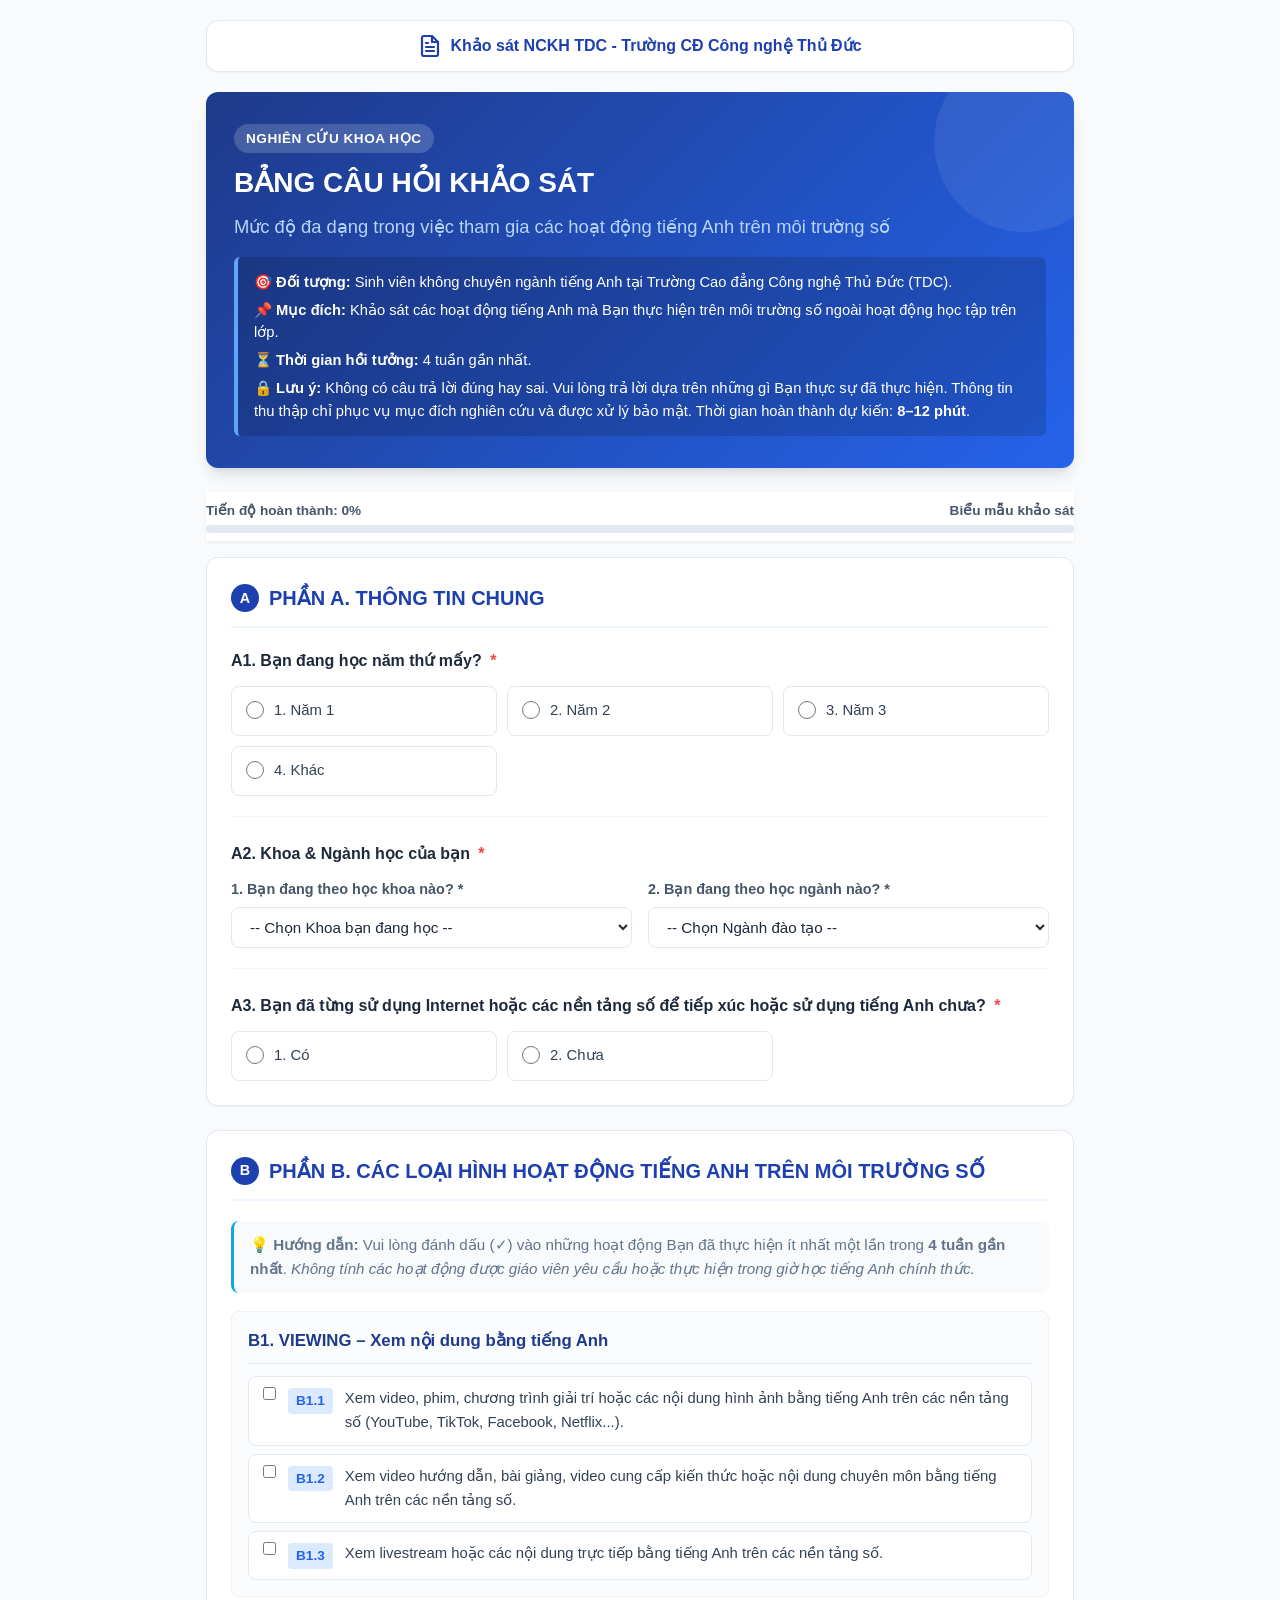
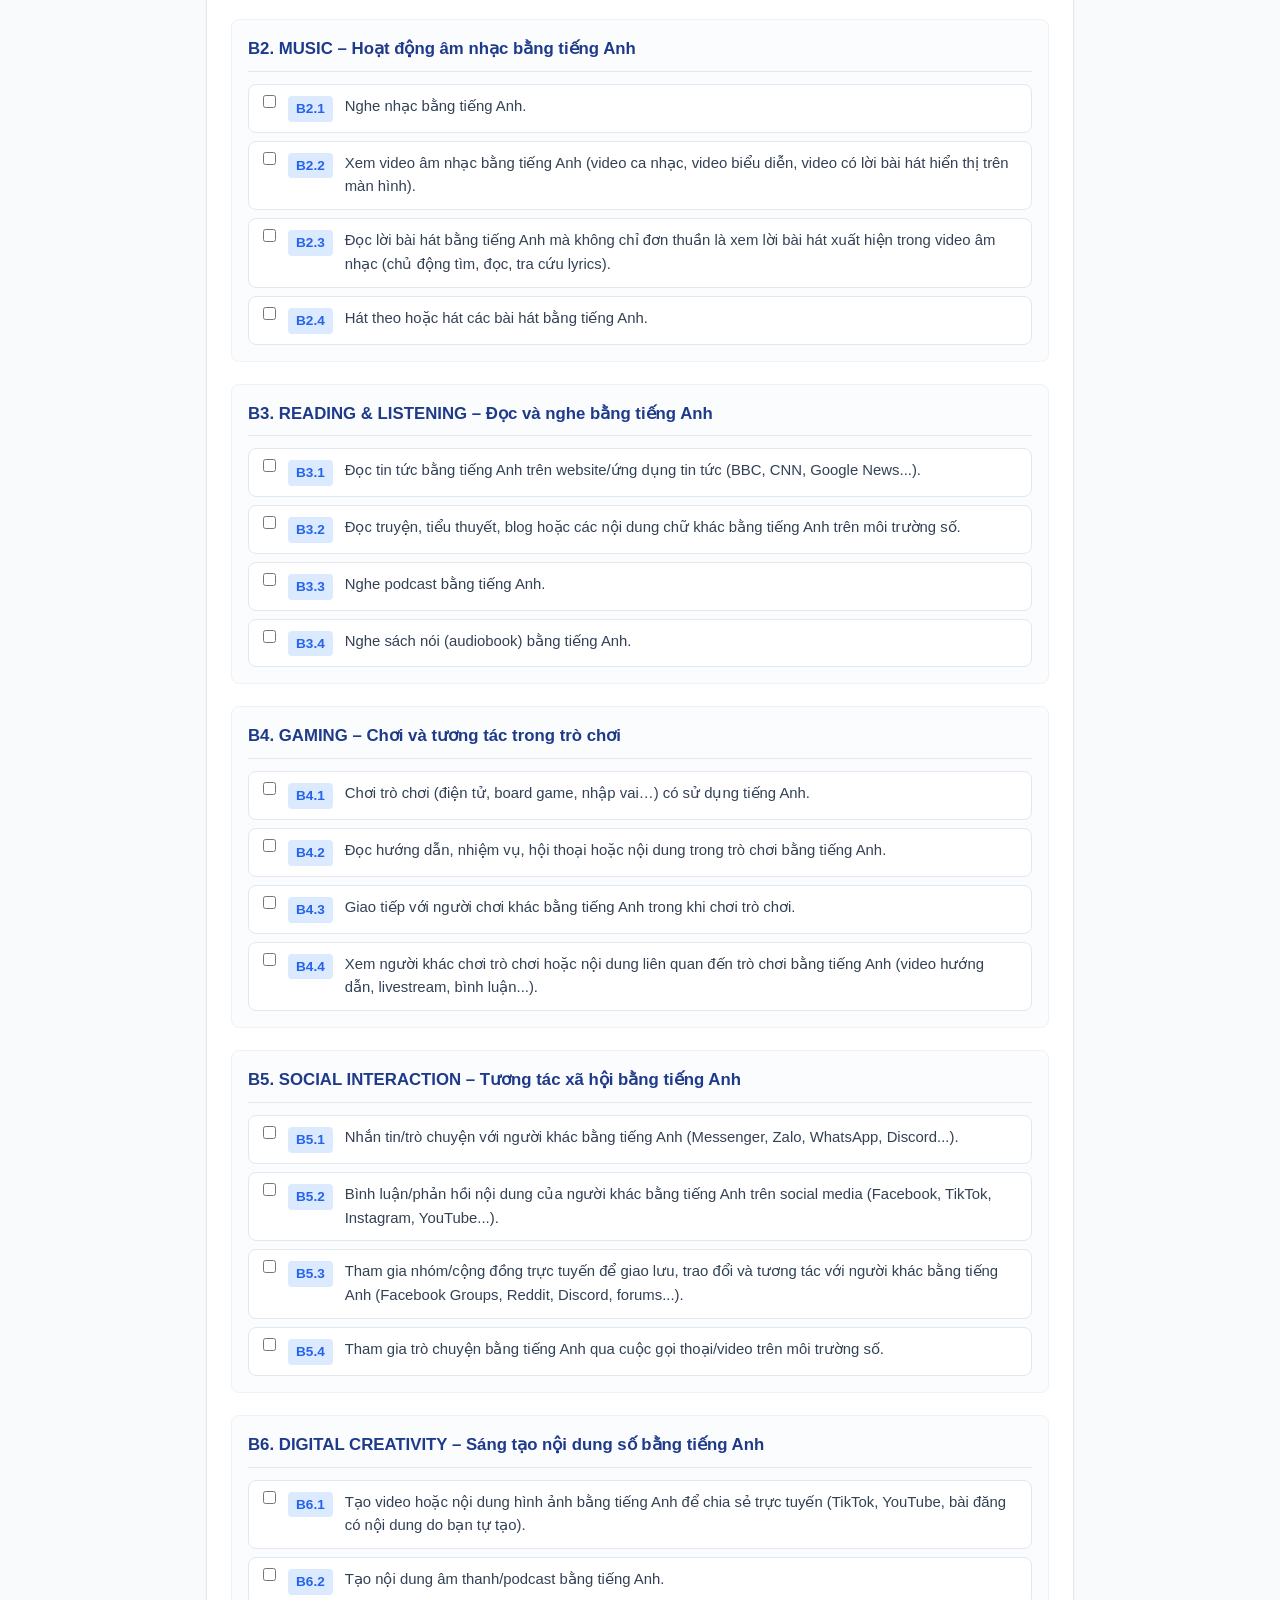
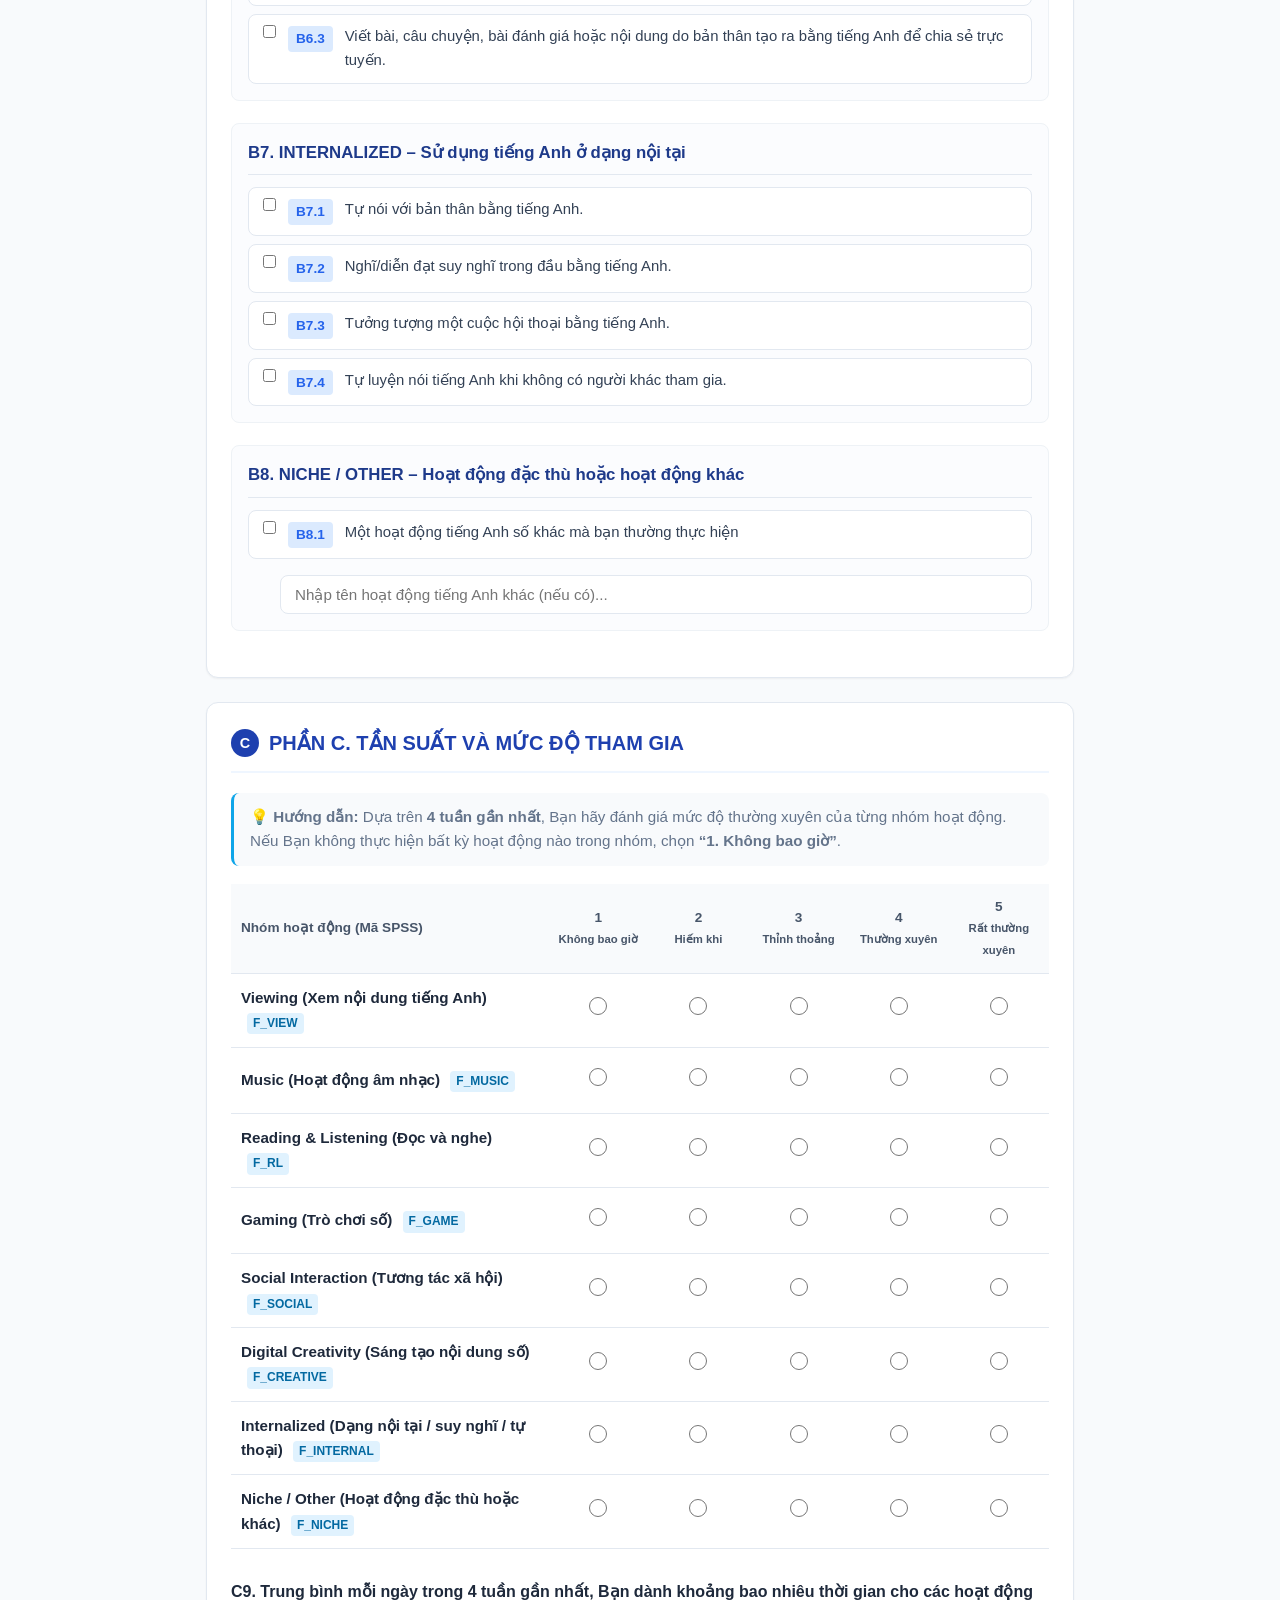
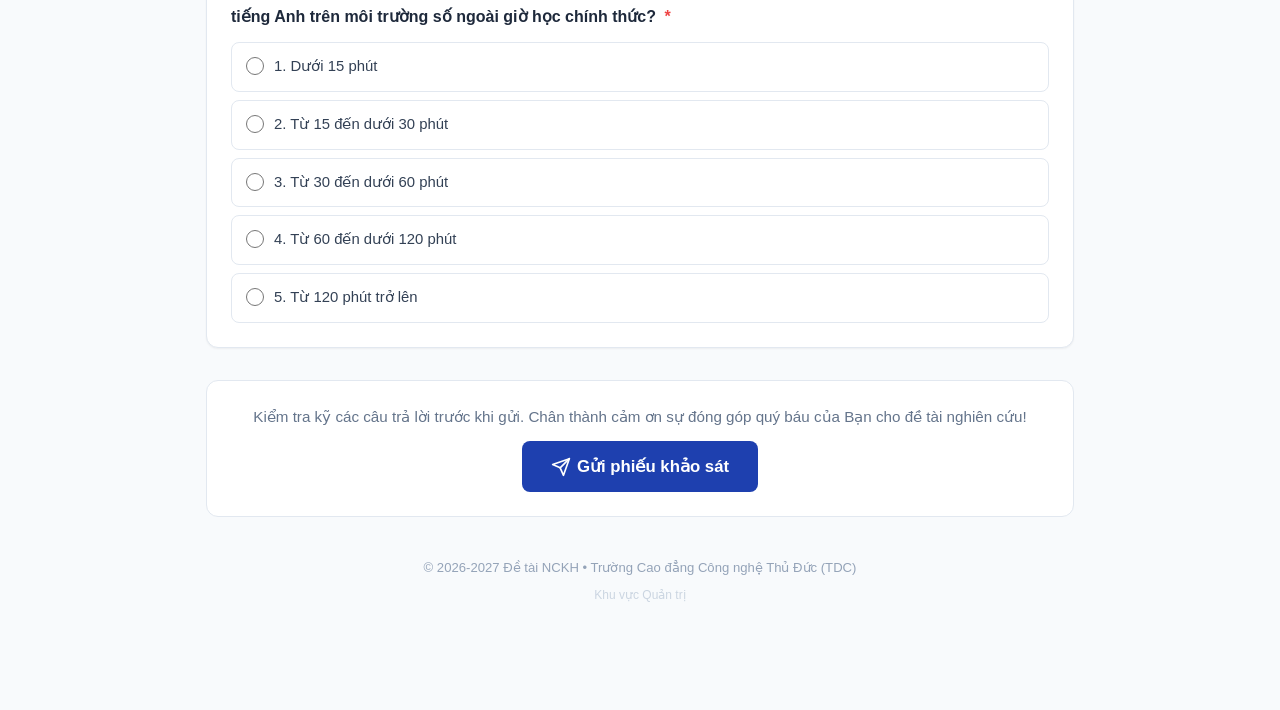
<file: index.html>
<!DOCTYPE html>
<html lang="vi">
<head>
  <meta charset="UTF-8">
  <meta name="viewport" content="width=device-width, initial-scale=1.0">
  <title>Khảo Sát Hoạt Động Tiếng Anh Trên Môi Trường Số - TDC</title>
  <link rel="stylesheet" href="style.css">
  <link rel="icon" href="data:image/svg+xml,<svg xmlns=%22http://www.w3.org/2000/svg%22 viewBox=%220 0 100 100%22><text y=%22.9em%22 font-size=%2290%22>📋</text></svg>">
</head>
<body>

  <div class="container">
    <!-- Top Nav -->
    <header class="top-nav" style="justify-content: center;">
      <div class="nav-brand" style="cursor: default;">
        <svg width="24" height="24" viewBox="0 0 24 24" fill="none" stroke="currentColor" stroke-width="2.2" stroke-linecap="round" stroke-linejoin="round">
          <path d="M14 2H6a2 2 0 0 0-2 2v16a2 2 0 0 0 2 2h12a2 2 0 0 0 2-2V8z"></path>
          <polyline points="14 2 14 8 20 8"></polyline>
          <line x1="16" y1="13" x2="8" y2="13"></line>
          <line x1="16" y1="17" x2="8" y2="17"></line>
          <polyline points="10 9 9 9 8 9"></polyline>
        </svg>
        <span>Khảo sát NCKH TDC - Trường CĐ Công nghệ Thủ Đức</span>
      </div>
    </header>

    <!-- Header Banner -->
    <div class="survey-header">
      <div class="survey-badge">Nghiên cứu khoa học</div>
      <h1>BẢNG CÂU HỎI KHẢO SÁT</h1>
      <h2>Mức độ đa dạng trong việc tham gia các hoạt động tiếng Anh trên môi trường số</h2>
      
      <div class="survey-meta-box">
        <p><strong>🎯 Đối tượng:</strong> Sinh viên không chuyên ngành tiếng Anh tại Trường Cao đẳng Công nghệ Thủ Đức (TDC).</p>
        <p><strong>📌 Mục đích:</strong> Khảo sát các hoạt động tiếng Anh mà Bạn thực hiện trên môi trường số ngoài hoạt động học tập trên lớp.</p>
        <p><strong>⏳ Thời gian hồi tưởng:</strong> 4 tuần gần nhất.</p>
        <p><strong>🔒 Lưu ý:</strong> Không có câu trả lời đúng hay sai. Vui lòng trả lời dựa trên những gì Bạn thực sự đã thực hiện. Thông tin thu thập chỉ phục vụ mục đích nghiên cứu và được xử lý bảo mật. Thời gian hoàn thành dự kiến: <strong>8–12 phút</strong>.</p>
      </div>
    </div>

    <!-- Progress Bar Sticky -->
    <div class="progress-container">
      <div style="display: flex; justify-content: space-between; font-size: 0.85rem; margin-bottom: 4px; font-weight: 600; color: #475569;">
        <span id="progressText">Tiến độ hoàn thành: 0%</span>
        <span>Biểu mẫu khảo sát</span>
      </div>
      <div class="progress-track">
        <div class="progress-fill" id="progressFill"></div>
      </div>
    </div>

    <!-- Form Container -->
    <div id="formContainer">
      <form id="surveyForm">

        <!-- ==================== PHẦN A ==================== -->
        <div class="form-section" id="sectionA">
          <div class="section-title">
            <span class="badge-num">A</span>
            <span>PHẦN A. THÔNG TIN CHUNG</span>
          </div>

          <!-- A1 -->
          <div class="question-group" id="questionA1">
            <label class="question-label">
              A1. Bạn đang học năm thứ mấy? <span class="required">*</span>
            </label>
            <div class="options-grid">
              <label class="option-card">
                <input type="radio" name="A1" value="1" data-label="Năm 1" required>
                <span class="option-text">1. Năm 1</span>
              </label>
              <label class="option-card">
                <input type="radio" name="A1" value="2" data-label="Năm 2">
                <span class="option-text">2. Năm 2</span>
              </label>
              <label class="option-card">
                <input type="radio" name="A1" value="3" data-label="Năm 3">
                <span class="option-text">3. Năm 3</span>
              </label>
              <label class="option-card">
                <input type="radio" name="A1" value="4" data-label="Khác">
                <span class="option-text">4. Khác</span>
              </label>
            </div>
          </div>

          <!-- A2 Khoa & Ngành -->
          <div class="question-group" id="questionA2">
            <label class="question-label">
              A2. Khoa & Ngành học của bạn <span class="required">*</span>
            </label>
            
            <div style="display: grid; grid-template-columns: repeat(auto-fit, minmax(280px, 1fr)); gap: 16px; margin-top: 10px;">
              <div>
                <label style="font-size: 0.9rem; font-weight: 600; color: #475569; display: block; margin-bottom: 6px;">
                  1. Bạn đang theo học khoa nào? <span class="required">*</span>
                </label>
                <select id="selectFaculty" class="select-input" required>
                  <option value="">-- Chọn Khoa bạn đang học --</option>
                </select>
              </div>

              <div>
                <label style="font-size: 0.9rem; font-weight: 600; color: #475569; display: block; margin-bottom: 6px;">
                  2. Bạn đang theo học ngành nào? <span class="required">*</span>
                </label>
                <select id="selectMajor" class="select-input" required>
                  <option value="">-- Chọn Ngành đào tạo --</option>
                </select>
              </div>
            </div>
          </div>

          <!-- A3 -->
          <div class="question-group" id="questionA3">
            <label class="question-label">
              A3. Bạn đã từng sử dụng Internet hoặc các nền tảng số để tiếp xúc hoặc sử dụng tiếng Anh chưa? <span class="required">*</span>
            </label>
            <div class="options-grid">
              <label class="option-card">
                <input type="radio" name="A3" value="1" data-label="Có" required>
                <span class="option-text">1. Có</span>
              </label>
              <label class="option-card">
                <input type="radio" name="A3" value="2" data-label="Chưa">
                <span class="option-text">2. Chưa</span>
              </label>
            </div>
          </div>
        </div>

        <!-- ==================== PHẦN B ==================== -->
        <div class="form-section" id="sectionB">
          <div class="section-title">
            <span class="badge-num">B</span>
            <span>PHẦN B. CÁC LOẠI HÌNH HOẠT ĐỘNG TIẾNG ANH TRÊN MÔI TRƯỜNG SỐ</span>
          </div>
          
          <div class="section-intro">
            💡 <strong>Hướng dẫn:</strong> Vui lòng đánh dấu (✓) vào những hoạt động Bạn đã thực hiện ít nhất một lần trong <strong>4 tuần gần nhất</strong>. <em>Không tính các hoạt động được giáo viên yêu cầu hoặc thực hiện trong giờ học tiếng Anh chính thức.</em>
          </div>

          <!-- Dynamic container for B1 to B8 -->
          <div id="partBContainer"></div>
        </div>

        <!-- ==================== PHẦN C ==================== -->
        <div class="form-section" id="sectionC">
          <div class="section-title">
            <span class="badge-num">C</span>
            <span>PHẦN C. TẦN SUẤT VÀ MỨC ĐỘ THAM GIA</span>
          </div>

          <div class="section-intro">
            💡 <strong>Hướng dẫn:</strong> Dựa trên <strong>4 tuần gần nhất</strong>, Bạn hãy đánh giá mức độ thường xuyên của từng nhóm hoạt động. Nếu Bạn không thực hiện bất kỳ hoạt động nào trong nhóm, chọn <strong>“1. Không bao giờ”</strong>.
          </div>

          <!-- Likert Table -->
          <div class="likert-table-container">
            <table class="likert-table">
              <thead>
                <tr>
                  <th>Nhóm hoạt động (Mã SPSS)</th>
                  <th style="width: 12%;">1<br><small>Không bao giờ</small></th>
                  <th style="width: 12%;">2<br><small>Hiếm khi</small></th>
                  <th style="width: 12%;">3<br><small>Thỉnh thoảng</small></th>
                  <th style="width: 12%;">4<br><small>Thường xuyên</small></th>
                  <th style="width: 12%;">5<br><small>Rất thường xuyên</small></th>
                </tr>
              </thead>
              <tbody id="likertTableBody">
                <!-- Injected via JavaScript -->
              </tbody>
            </table>
          </div>

          <!-- C9 -->
          <div class="question-group" id="questionC9" style="margin-top: 30px;">
            <label class="question-label">
              C9. Trung bình mỗi ngày trong 4 tuần gần nhất, Bạn dành khoảng bao nhiêu thời gian cho các hoạt động tiếng Anh trên môi trường số ngoài giờ học chính thức? <span class="required">*</span>
            </label>
            <div style="display: flex; flex-direction: column; gap: 8px;">
              <label class="option-card">
                <input type="radio" name="C9" value="1" data-label="Dưới 15 phút" required>
                <span class="option-text">1. Dưới 15 phút</span>
              </label>
              <label class="option-card">
                <input type="radio" name="C9" value="2" data-label="Từ 15 đến dưới 30 phút">
                <span class="option-text">2. Từ 15 đến dưới 30 phút</span>
              </label>
              <label class="option-card">
                <input type="radio" name="C9" value="3" data-label="Từ 30 đến dưới 60 phút">
                <span class="option-text">3. Từ 30 đến dưới 60 phút</span>
              </label>
              <label class="option-card">
                <input type="radio" name="C9" value="4" data-label="Từ 60 đến dưới 120 phút">
                <span class="option-text">4. Từ 60 đến dưới 120 phút</span>
              </label>
              <label class="option-card">
                <input type="radio" name="C9" value="5" data-label="Từ 120 phút trở lên">
                <span class="option-text">5. Từ 120 phút trở lên</span>
              </label>
            </div>
          </div>
        </div>

        <!-- Submit Button -->
        <div class="submit-box">
          <p style="font-size: 0.95rem; color: #64748b; text-align: center;">
            Kiểm tra kỹ các câu trả lời trước khi gửi. Chân thành cảm ơn sự đóng góp quý báu của Bạn cho đề tài nghiên cứu!
          </p>
          <button type="submit" id="submitBtn" class="btn btn-primary btn-lg">
            <svg width="20" height="20" viewBox="0 0 24 24" fill="none" stroke="currentColor" stroke-width="2" stroke-linecap="round" stroke-linejoin="round">
              <line x1="22" y1="2" x2="11" y2="13"></line>
              <polygon points="22 2 15 22 11 13 2 9 22 2"></polygon>
            </svg>
            Gửi phiếu khảo sát
          </button>
        </div>

      </form>
    </div>

    <!-- Success Container (Hidden initially) -->
    <div id="successContainer" style="display: none; text-align: center; background: white; padding: 48px 24px; border-radius: var(--radius); border: 1px solid var(--border); box-shadow: var(--shadow); margin-top: 20px;">
      <div style="width: 72px; height: 72px; background: #dcfce7; color: #16a34a; border-radius: 50%; display: flex; align-items: center; justify-content: center; margin: 0 auto 20px;">
        <svg width="40" height="40" viewBox="0 0 24 24" fill="none" stroke="currentColor" stroke-width="2.5" stroke-linecap="round" stroke-linejoin="round">
          <polyline points="20 6 9 17 4 12"></polyline>
        </svg>
      </div>
      <h2 style="font-size: 1.8rem; font-weight: 700; color: #1e293b; margin-bottom: 10px;">Gửi phiếu khảo sát thành công!</h2>
      <p style="font-size: 1.05rem; color: #64748b; max-width: 550px; margin: 0 auto 16px;">
        Câu trả lời của Bạn đã được hệ thống ghi nhận an toàn vào cơ sở dữ liệu nghiên cứu.
      </p>
      <div style="display: inline-block; background: #f1f5f9; padding: 8px 16px; border-radius: 6px; font-size: 0.9rem; color: #334155; margin-bottom: 28px;">
        Mã phiếu ghi nhận: <strong id="respIdDisplay" style="color: #2563eb;">#000</strong>
      </div>
      <div style="display: flex; justify-content: center; gap: 14px; flex-wrap: wrap;">
        <button id="btnNewResponse" class="btn btn-secondary">
          <svg width="18" height="18" viewBox="0 0 24 24" fill="none" stroke="currentColor" stroke-width="2" stroke-linecap="round" stroke-linejoin="round">
            <polyline points="1 4 1 10 7 10"></polyline>
            <path d="M3.51 15a9 9 0 1 0 2.13-9.36L1 10"></path>
          </svg>
          Gửi câu trả lời khác
        </button>
      </div>
      <p style="font-size: 0.95rem; color: #16a34a; font-weight: 600; margin-top: 18px;">
        ✨ Chúc Bạn có những trải nghiệm học tập và rèn luyện tiếng Anh thật hiệu quả!
      </p>
      <div id="successExtraNote" style="display: none; background: #fef3c7; border: 1px solid #f59e0b; color: #92400e; padding: 12px 16px; border-radius: 8px; font-size: 0.88rem; margin: 16px auto 0; max-width: 550px; text-align: left; line-height: 1.5;"></div>
    </div>

    <!-- Subtle Footer -->
    <footer style="margin-top: 40px; text-align: center; font-size: 0.82rem; color: #94a3b8; padding-bottom: 24px;">
      <p>© 2026-2027 Đề tài NCKH • Trường Cao đẳng Công nghệ Thủ Đức (TDC)</p>
      <p style="margin-top: 6px;">
        <a href="admin.html" style="color: #cbd5e1; text-decoration: none; font-size: 0.75rem;" title="Dành riêng cho cán bộ nghiên cứu">Khu vực Quản trị</a>
      </p>
    </footer>

  </div>

  <script src="config.js"></script>
  <script src="app.js"></script>
</body>
</html>
</file>
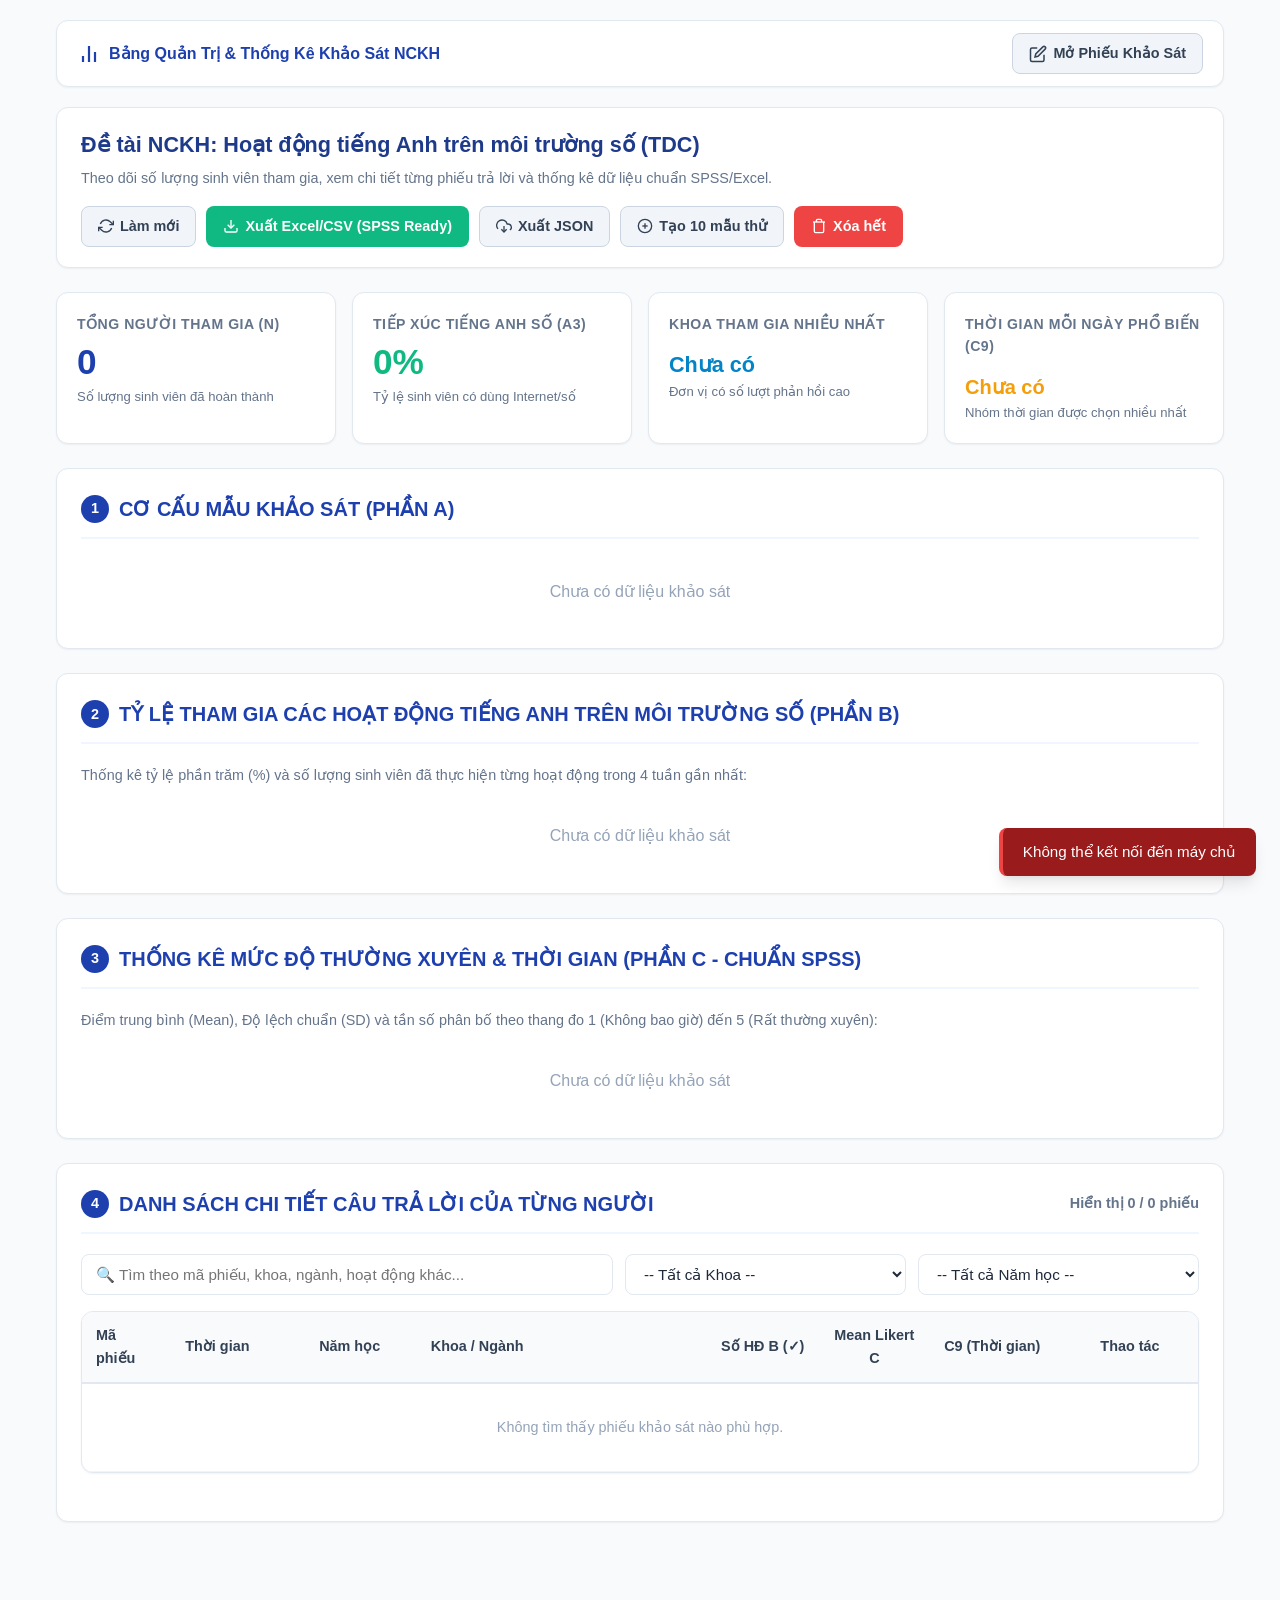
<file: admin.html>
<!DOCTYPE html>
<html lang="vi">
<head>
  <meta charset="UTF-8">
  <meta name="viewport" content="width=device-width, initial-scale=1.0">
  <title>Bảng Quản Trị & Thống Kê Khảo Sát - NCKH TDC</title>
  <link rel="stylesheet" href="style.css">
  <link rel="icon" href="data:image/svg+xml,<svg xmlns=%22http://www.w3.org/2000/svg%22 viewBox=%220 0 100 100%22><text y=%22.9em%22 font-size=%2290%22>📊</text></svg>">
</head>
<body>

  <div class="admin-container">
    <!-- Top Nav -->
    <header class="top-nav">
      <a href="admin.html" class="nav-brand">
        <svg width="24" height="24" viewBox="0 0 24 24" fill="none" stroke="currentColor" stroke-width="2.2">
          <line x1="18" y1="20" x2="18" y2="10"></line>
          <line x1="12" y1="20" x2="12" y2="4"></line>
          <line x1="6" y1="20" x2="6" y2="14"></line>
        </svg>
        <span>Bảng Quản Trị & Thống Kê Khảo Sát NCKH</span>
      </a>
      <div class="nav-links">
        <a href="index.html" class="btn btn-secondary">
          <svg width="18" height="18" viewBox="0 0 24 24" fill="none" stroke="currentColor" stroke-width="2">
            <path d="M11 4H4a2 2 0 0 0-2 2v14a2 2 0 0 0 2 2h14a2 2 0 0 0 2-2v-7"></path>
            <path d="M18.5 2.5a2.121 2.121 0 0 1 3 3L12 15l-4 1 1-4 9.5-9.5z"></path>
          </svg>
          Mở Phiếu Khảo Sát
        </a>
      </div>
    </header>

    <!-- Top Action Banner -->
    <div style="background: white; padding: 20px 24px; border-radius: var(--radius); border: 1px solid var(--border); box-shadow: var(--shadow-sm); margin-bottom: 24px; display: flex; justify-content: space-between; align-items: center; flex-wrap: wrap; gap: 16px;">
      <div>
        <h2 style="font-size: 1.35rem; font-weight: 800; color: #1e3a8a; margin-bottom: 4px;">
          Đề tài NCKH: Hoạt động tiếng Anh trên môi trường số (TDC)
        </h2>
        <p style="color: #64748b; font-size: 0.9rem;">
          Theo dõi số lượng sinh viên tham gia, xem chi tiết từng phiếu trả lời và thống kê dữ liệu chuẩn SPSS/Excel.
        </p>
      </div>

      <div style="display: flex; gap: 10px; flex-wrap: wrap;">
        <button id="btnRefresh" class="btn btn-secondary" title="Cập nhật dữ liệu mới nhất">
          <svg width="16" height="16" viewBox="0 0 24 24" fill="none" stroke="currentColor" stroke-width="2"><polyline points="23 4 23 10 17 10"></polyline><polyline points="1 20 1 14 7 14"></polyline><path d="M3.51 9a9 9 0 0 1 14.85-3.36L23 10M1 14l4.64 4.36A9 9 0 0 0 20.49 15"></path></svg>
          Làm mới
        </button>

        <a href="/download/csv" id="btnExportCsv" class="btn btn-success" title="Tải file CSV định dạng UTF-8 tương thích tốt nhất với Excel và SPSS">
          <svg width="16" height="16" viewBox="0 0 24 24" fill="none" stroke="currentColor" stroke-width="2"><path d="M21 15v4a2 2 0 0 1-2 2H5a2 2 0 0 1-2-2v-4"></path><polyline points="7 10 12 15 17 10"></polyline><line x1="12" y1="15" x2="12" y2="3"></line></svg>
          Xuất Excel/CSV (SPSS Ready)
        </a>

        <a href="/download/json" id="btnExportJson" class="btn btn-secondary" title="Tải file dữ liệu gốc JSON">
          <svg width="16" height="16" viewBox="0 0 24 24" fill="none" stroke="currentColor" stroke-width="2"><polyline points="8 17 12 21 16 17"></polyline><line x1="12" y1="12" x2="12" y2="21"></line><path d="M20.88 18.09A5 5 0 0 0 18 9h-1.26A8 8 0 1 0 3 16.29"></path></svg>
          Xuất JSON
        </a>

        <button id="btnSeed" class="btn btn-secondary" title="Tạo nhanh 10 mẫu khảo sát sinh viên TDC giả định để xem trước kết quả thống kê">
          <svg width="16" height="16" viewBox="0 0 24 24" fill="none" stroke="currentColor" stroke-width="2"><circle cx="12" cy="12" r="10"></circle><line x1="12" y1="8" x2="12" y2="16"></line><line x1="8" y1="12" x2="16" y2="12"></line></svg>
          Tạo 10 mẫu thử
        </button>

        <button id="btnClear" class="btn btn-danger" title="Xóa toàn bộ câu trả lời">
          <svg width="16" height="16" viewBox="0 0 24 24" fill="none" stroke="currentColor" stroke-width="2"><polyline points="3 6 5 6 21 6"></polyline><path d="M19 6v14a2 2 0 0 1-2 2H7a2 2 0 0 1-2-2V6m3 0V4a2 2 0 0 1 2-2h4a2 2 0 0 1 2 2v2"></path></svg>
          Xóa hết
        </button>
      </div>
    </div>

    <!-- 4 KPI Summary Cards -->
    <div class="stats-grid">
      <div class="stat-card">
        <span class="stat-label">Tổng người tham gia (N)</span>
        <div class="stat-value" id="statTotalResponses">0</div>
        <span class="stat-subtext">Số lượng sinh viên đã hoàn thành</span>
      </div>

      <div class="stat-card">
        <span class="stat-label">Tiếp xúc tiếng Anh số (A3)</span>
        <div class="stat-value" id="statHasInternet" style="color: #10b981;">0%</div>
        <span class="stat-subtext">Tỷ lệ sinh viên có dùng Internet/số</span>
      </div>

      <div class="stat-card">
        <span class="stat-label">Khoa tham gia nhiều nhất</span>
        <div class="stat-value" id="statTopFaculty" style="font-size: 1.35rem; color: #0284c7; padding-top: 10px;">Chưa có</div>
        <span class="stat-subtext">Đơn vị có số lượt phản hồi cao</span>
      </div>

      <div class="stat-card">
        <span class="stat-label">Thời gian mỗi ngày phổ biến (C9)</span>
        <div class="stat-value" id="statAvgC9" style="font-size: 1.25rem; color: #f59e0b; padding-top: 10px;">Chưa có</div>
        <span class="stat-subtext">Nhóm thời gian được chọn nhiều nhất</span>
      </div>
    </div>

    <!-- Section: Demographic Stats (Part A) -->
    <div class="form-section">
      <div class="section-title">
        <span class="badge-num">1</span>
        <span>CƠ CẤU MẪU KHẢO SÁT (PHẦN A)</span>
      </div>
      <div id="statsPartA">
        <!-- Injected via JavaScript -->
      </div>
    </div>

    <!-- Section: Activities Participation (Part B) -->
    <div class="form-section">
      <div class="section-title">
        <span class="badge-num">2</span>
        <span>TỶ LỆ THAM GIA CÁC HOẠT ĐỘNG TIẾNG ANH TRÊN MÔI TRƯỜNG SỐ (PHẦN B)</span>
      </div>
      <p style="font-size: 0.9rem; color: #64748b; margin-bottom: 16px;">
        Thống kê tỷ lệ phần trăm (%) và số lượng sinh viên đã thực hiện từng hoạt động trong 4 tuần gần nhất:
      </p>
      <div id="statsPartB">
        <!-- Injected via JavaScript -->
      </div>
    </div>

    <!-- Section: Likert Scale Stats (Part C) -->
    <div class="form-section">
      <div class="section-title">
        <span class="badge-num">3</span>
        <span>THỐNG KÊ MỨC ĐỘ THƯỜNG XUYÊN & THỜI GIAN (PHẦN C - CHUẨN SPSS)</span>
      </div>
      <p style="font-size: 0.9rem; color: #64748b; margin-bottom: 16px;">
        Điểm trung bình (Mean), Độ lệch chuẩn (SD) và tần số phân bố theo thang đo 1 (Không bao giờ) đến 5 (Rất thường xuyên):
      </p>
      <div id="statsPartC">
        <!-- Injected via JavaScript -->
      </div>
    </div>

    <!-- Section: Individual Responses Table -->
    <div class="form-section">
      <div class="section-title" style="display: flex; justify-content: space-between; align-items: center;">
        <div style="display: flex; align-items: center; gap: 10px;">
          <span class="badge-num">4</span>
          <span>DANH SÁCH CHI TIẾT CÂU TRẢ LỜI CỦA TỪNG NGƯỜI</span>
        </div>
        <span id="filteredCountDisplay" style="font-size: 0.9rem; font-weight: 600; color: #64748b;">Hiển thị 0 phiếu</span>
      </div>

      <!-- Filters Bar -->
      <div style="display: flex; gap: 12px; margin-bottom: 16px; flex-wrap: wrap;">
        <input type="text" id="searchBox" class="text-input" placeholder="🔍 Tìm theo mã phiếu, khoa, ngành, hoạt động khác..." style="flex: 2; min-width: 240px;">

        <select id="filterFaculty" class="select-input" style="flex: 1; min-width: 180px;">
          <option value="">-- Tất cả Khoa --</option>
        </select>

        <select id="filterYear" class="select-input" style="flex: 1; min-width: 140px;">
          <option value="">-- Tất cả Năm học --</option>
          <option value="1">Năm 1</option>
          <option value="2">Năm 2</option>
          <option value="3">Năm 3</option>
          <option value="4">Khác</option>
        </select>
      </div>

      <!-- Data Table -->
      <div class="data-table-container">
        <table class="data-table">
          <thead>
            <tr>
              <th style="width: 8%;">Mã phiếu</th>
              <th style="width: 12%;">Thời gian</th>
              <th style="width: 10%;">Năm học</th>
              <th style="width: 26%;">Khoa / Ngành</th>
              <th style="width: 10%; text-align: center;">Số HĐ B (✓)</th>
              <th style="width: 10%; text-align: center;">Mean Likert C</th>
              <th style="width: 14%;">C9 (Thời gian)</th>
              <th style="width: 10%;">Thao tác</th>
            </tr>
          </thead>
          <tbody id="responsesTableBody">
            <!-- Injected via JavaScript -->
          </tbody>
        </table>
      </div>
    </div>

  </div>

  <!-- Detail Modal -->
  <div class="modal-overlay" id="detailModal">
    <div class="modal-content">
      <div class="modal-header">
        <h3 style="font-size: 1.25rem; font-weight: 700; color: #1e3a8a;">
          Chi tiết phiếu khảo sát: <span id="modalRespId" style="color: #2563eb;">#000</span>
        </h3>
        <button class="close-btn" id="modalClose">&times;</button>
      </div>
      <div id="modalBody">
        <!-- Injected via JavaScript -->
      </div>
    </div>
  </div>

  <script src="config.js"></script>
  <script src="admin.js"></script>
</body>
</html>
</file>
<file: style.css>
/* Reset & Core Styles */
:root {
  --primary: #1e40af;
  --primary-hover: #1d4ed8;
  --primary-light: #eff6ff;
  --secondary: #0ea5e9;
  --accent: #f59e0b;
  --success: #10b981;
  --danger: #ef4444;
  --bg-main: #f8fafc;
  --card-bg: #ffffff;
  --text-main: #1e293b;
  --text-muted: #64748b;
  --border: #e2e8f0;
  --border-focus: #3b82f6;
  --shadow-sm: 0 1px 2px 0 rgba(0, 0, 0, 0.05);
  --shadow: 0 4px 6px -1px rgba(0, 0, 0, 0.1), 0 2px 4px -1px rgba(0, 0, 0, 0.06);
  --shadow-lg: 0 10px 15px -3px rgba(0, 0, 0, 0.1), 0 4px 6px -2px rgba(0, 0, 0, 0.05);
  --radius: 12px;
  --radius-sm: 8px;
}

* {
  box-sizing: border-box;
  margin: 0;
  padding: 0;
}

body {
  font-family: -apple-system, BlinkMacSystemFont, "Segoe UI", Roboto, Helvetica, Arial, sans-serif;
  background-color: var(--bg-main);
  color: var(--text-main);
  line-height: 1.6;
  padding-bottom: 60px;
}

.container {
  max-width: 900px;
  margin: 0 auto;
  padding: 20px 16px;
}

.admin-container {
  max-width: 1200px;
  margin: 0 auto;
  padding: 20px 16px;
}

/* Header Banner */
.survey-header {
  background: linear-gradient(135deg, #1e3a8a 0%, #2563eb 100%);
  color: white;
  border-radius: var(--radius);
  padding: 32px 28px;
  margin-bottom: 24px;
  box-shadow: var(--shadow-lg);
  position: relative;
  overflow: hidden;
}

.survey-header::after {
  content: "";
  position: absolute;
  top: -40px;
  right: -40px;
  width: 180px;
  height: 180px;
  background: rgba(255, 255, 255, 0.07);
  border-radius: 50%;
  pointer-events: none;
}

.survey-badge {
  display: inline-block;
  background: rgba(255, 255, 255, 0.18);
  backdrop-filter: blur(4px);
  padding: 4px 12px;
  border-radius: 9999px;
  font-size: 0.85rem;
  font-weight: 600;
  letter-spacing: 0.5px;
  text-transform: uppercase;
  margin-bottom: 12px;
}

.survey-header h1 {
  font-size: 1.75rem;
  font-weight: 800;
  line-height: 1.3;
  margin-bottom: 10px;
}

.survey-header h2 {
  font-size: 1.15rem;
  font-weight: 500;
  opacity: 0.95;
  margin-bottom: 16px;
  color: #bfdbfe;
}

.survey-meta-box {
  background: rgba(0, 0, 0, 0.15);
  border-left: 4px solid #60a5fa;
  border-radius: 6px;
  padding: 14px 16px;
  font-size: 0.92rem;
  line-height: 1.5;
}

.survey-meta-box p {
  margin-bottom: 6px;
}

.survey-meta-box p:last-child {
  margin-bottom: 0;
}

/* Navigation bar */
.top-nav {
  display: flex;
  justify-content: space-between;
  align-items: center;
  background: white;
  padding: 12px 20px;
  border-radius: var(--radius);
  margin-bottom: 20px;
  box-shadow: var(--shadow-sm);
  border: 1px solid var(--border);
}

.nav-brand {
  font-weight: 700;
  color: var(--primary);
  display: flex;
  align-items: center;
  gap: 8px;
  text-decoration: none;
}

.nav-links {
  display: flex;
  gap: 12px;
}

.btn {
  display: inline-flex;
  align-items: center;
  gap: 6px;
  padding: 8px 16px;
  font-size: 0.9rem;
  font-weight: 600;
  border-radius: var(--radius-sm);
  border: 1px solid transparent;
  cursor: pointer;
  transition: all 0.2s ease;
  text-decoration: none;
}

.btn-primary {
  background-color: var(--primary);
  color: white;
}
.btn-primary:hover {
  background-color: var(--primary-hover);
}

.btn-secondary {
  background-color: #f1f5f9;
  color: #334155;
  border-color: #cbd5e1;
}
.btn-secondary:hover {
  background-color: #e2e8f0;
}

.btn-success {
  background-color: var(--success);
  color: white;
}
.btn-success:hover {
  background-color: #059669;
}

.btn-danger {
  background-color: var(--danger);
  color: white;
}
.btn-danger:hover {
  background-color: #dc2626;
}

.btn-sm {
  padding: 4px 10px;
  font-size: 0.8rem;
}

.btn-lg {
  padding: 14px 28px;
  font-size: 1.05rem;
}

/* Card Sections */
.form-section {
  background: var(--card-bg);
  border-radius: var(--radius);
  padding: 24px;
  margin-bottom: 24px;
  box-shadow: var(--shadow-sm);
  border: 1px solid var(--border);
  transition: border-color 0.2s;
}

.section-title {
  display: flex;
  align-items: center;
  gap: 10px;
  font-size: 1.25rem;
  font-weight: 700;
  color: var(--primary);
  border-bottom: 2px solid var(--primary-light);
  padding-bottom: 12px;
  margin-bottom: 20px;
}

.section-title .badge-num {
  background-color: var(--primary);
  color: white;
  width: 28px;
  height: 28px;
  border-radius: 50%;
  display: flex;
  align-items: center;
  justify-content: center;
  font-size: 0.9rem;
}

.section-intro {
  font-size: 0.95rem;
  color: var(--text-muted);
  margin-bottom: 18px;
  background-color: #f8fafc;
  padding: 12px 16px;
  border-radius: var(--radius-sm);
  border-left: 3px solid var(--secondary);
}

/* Question styling */
.question-group {
  margin-bottom: 24px;
  padding-bottom: 20px;
  border-bottom: 1px solid #f1f5f9;
}

.question-group:last-child {
  margin-bottom: 0;
  padding-bottom: 0;
  border-bottom: none;
}

.question-label {
  font-weight: 600;
  font-size: 1rem;
  color: #1e293b;
  margin-bottom: 12px;
  display: block;
}

.question-label .required {
  color: var(--danger);
  margin-left: 4px;
}

/* Radio & Checkbox Cards */
.options-grid {
  display: grid;
  grid-template-columns: repeat(auto-fill, minmax(240px, 1fr));
  gap: 10px;
}

.option-card {
  display: flex;
  align-items: flex-start;
  gap: 10px;
  padding: 12px 14px;
  border: 1.5px solid var(--border);
  border-radius: var(--radius-sm);
  cursor: pointer;
  background-color: #ffffff;
  transition: all 0.15s ease;
}

.option-card:hover {
  border-color: var(--border-focus);
  background-color: #f8fafc;
}

.option-card input[type="radio"],
.option-card input[type="checkbox"] {
  width: 18px;
  height: 18px;
  margin-top: 2px;
  accent-color: var(--primary);
  cursor: pointer;
  flex-shrink: 0;
}

.option-card.selected {
  border-color: var(--primary);
  background-color: var(--primary-light);
}

.option-text {
  font-size: 0.93rem;
  color: #334155;
  user-select: none;
  flex-grow: 1;
}

/* Form Inputs & Selects */
.select-input,
.text-input {
  width: 100%;
  padding: 10px 14px;
  font-size: 0.95rem;
  border: 1.5px solid var(--border);
  border-radius: var(--radius-sm);
  background-color: white;
  color: var(--text-main);
  outline: none;
  transition: border-color 0.2s, box-shadow 0.2s;
}

.select-input:focus,
.text-input:focus {
  border-color: var(--border-focus);
  box-shadow: 0 0 0 3px rgba(59, 130, 246, 0.15);
}

/* Part B Activity Groups */
.activity-subgroup {
  margin-bottom: 22px;
  background: #fbfcfe;
  border: 1px solid #eef2f6;
  border-radius: var(--radius-sm);
  padding: 16px;
}

.subgroup-header {
  display: flex;
  align-items: center;
  justify-content: space-between;
  margin-bottom: 12px;
  padding-bottom: 8px;
  border-bottom: 1.5px solid #e2e8f0;
}

.subgroup-title {
  font-size: 1.05rem;
  font-weight: 700;
  color: #1e3a8a;
}

.activity-list {
  display: flex;
  flex-direction: column;
  gap: 8px;
}

.activity-item {
  display: flex;
  align-items: flex-start;
  gap: 12px;
  padding: 10px 14px;
  background: white;
  border: 1px solid #e2e8f0;
  border-radius: 8px;
  cursor: pointer;
  transition: all 0.15s;
}

.activity-item:hover {
  border-color: #93c5fd;
  background-color: #f0f7ff;
}

.activity-item.checked {
  border-color: #3b82f6;
  background-color: #eff6ff;
}

.activity-code {
  font-weight: 700;
  font-size: 0.85rem;
  color: #2563eb;
  background: #dbeafe;
  padding: 2px 8px;
  border-radius: 4px;
  flex-shrink: 0;
  margin-top: 1px;
}

.activity-desc {
  font-size: 0.93rem;
  color: #334155;
  flex-grow: 1;
}

/* Part C Likert Scale Grid */
.likert-table-container {
  overflow-x: auto;
  margin-top: 12px;
}

.likert-table {
  width: 100%;
  border-collapse: collapse;
  min-width: 620px;
}

.likert-table th,
.likert-table td {
  padding: 12px 10px;
  text-align: center;
  border-bottom: 1px solid #e2e8f0;
}

.likert-table th {
  background-color: #f8fafc;
  font-weight: 600;
  font-size: 0.85rem;
  color: #475569;
}

.likert-table th:first-child,
.likert-table td:first-child {
  text-align: left;
  width: 38%;
}

.likert-table tr:hover td {
  background-color: #f8fafc;
}

.likert-btn-label {
  display: block;
  cursor: pointer;
  padding: 8px 4px;
  border-radius: 6px;
  transition: background-color 0.15s;
}

.likert-btn-label:hover {
  background-color: #e0f2fe;
}

.likert-btn-label input[type="radio"] {
  width: 18px;
  height: 18px;
  cursor: pointer;
  accent-color: var(--primary);
}

.likert-row-title {
  font-weight: 600;
  font-size: 0.95rem;
  color: #1e293b;
}

.likert-spss-tag {
  display: inline-block;
  font-size: 0.75rem;
  font-weight: 700;
  color: #0369a1;
  background: #e0f2fe;
  padding: 1px 6px;
  border-radius: 4px;
  margin-left: 6px;
}

/* Submit Section */
.submit-box {
  display: flex;
  flex-direction: column;
  align-items: center;
  gap: 12px;
  margin-top: 32px;
  padding: 24px;
  background: white;
  border-radius: var(--radius);
  border: 1px solid var(--border);
}

/* Progress bar */
.progress-container {
  position: sticky;
  top: 0;
  z-index: 100;
  background: white;
  padding: 8px 0;
  margin-bottom: 16px;
  box-shadow: 0 2px 4px rgba(0,0,0,0.05);
}

.progress-track {
  width: 100%;
  height: 8px;
  background: #e2e8f0;
  border-radius: 4px;
  overflow: hidden;
}

.progress-fill {
  height: 100%;
  background: linear-gradient(90deg, #3b82f6, #10b981);
  width: 0%;
  transition: width 0.3s ease;
}

/* Admin Dashboard Specific Styles */
.stats-grid {
  display: grid;
  grid-template-columns: repeat(auto-fit, minmax(220px, 1fr));
  gap: 16px;
  margin-bottom: 24px;
}

.stat-card {
  background: white;
  padding: 20px;
  border-radius: var(--radius);
  border: 1px solid var(--border);
  box-shadow: var(--shadow-sm);
  display: flex;
  flex-direction: column;
}

.stat-value {
  font-size: 2.2rem;
  font-weight: 800;
  color: var(--primary);
  line-height: 1.1;
  margin: 8px 0 4px;
}

.stat-label {
  font-size: 0.88rem;
  color: var(--text-muted);
  font-weight: 600;
  text-transform: uppercase;
  letter-spacing: 0.5px;
}

.stat-subtext {
  font-size: 0.82rem;
  color: #64748b;
}

.data-table-container {
  background: white;
  border-radius: var(--radius);
  border: 1px solid var(--border);
  box-shadow: var(--shadow-sm);
  overflow-x: auto;
  margin-bottom: 24px;
}

.data-table {
  width: 100%;
  border-collapse: collapse;
  font-size: 0.9rem;
}

.data-table th {
  background: #f8fafc;
  padding: 12px 14px;
  text-align: left;
  font-weight: 700;
  color: #334155;
  border-bottom: 2px solid var(--border);
}

.data-table td {
  padding: 12px 14px;
  border-bottom: 1px solid #f1f5f9;
  color: #334155;
}

.data-table tr:hover td {
  background-color: #f8fafc;
}

/* Progress bar inside table/stats */
.bar-container {
  display: flex;
  align-items: center;
  gap: 8px;
  width: 100%;
}

.bar-bg {
  flex-grow: 1;
  height: 10px;
  background-color: #f1f5f9;
  border-radius: 999px;
  overflow: hidden;
}

.bar-fill {
  height: 100%;
  background-color: #3b82f6;
  border-radius: 999px;
}

.bar-percent {
  font-size: 0.85rem;
  font-weight: 600;
  width: 48px;
  text-align: right;
  color: #1e293b;
}

/* Modal */
.modal-overlay {
  position: fixed;
  inset: 0;
  background: rgba(0, 0, 0, 0.5);
  display: flex;
  align-items: center;
  justify-content: center;
  z-index: 1000;
  padding: 16px;
  opacity: 0;
  pointer-events: none;
  transition: opacity 0.2s ease;
}

.modal-overlay.active {
  opacity: 1;
  pointer-events: auto;
}

.modal-content {
  background: white;
  width: 100%;
  max-width: 800px;
  max-height: 90vh;
  overflow-y: auto;
  border-radius: var(--radius);
  padding: 24px;
  box-shadow: 0 20px 25px -5px rgba(0, 0, 0, 0.2);
  transform: translateY(20px);
  transition: transform 0.2s ease;
}

.modal-overlay.active .modal-content {
  transform: translateY(0);
}

.modal-header {
  display: flex;
  justify-content: space-between;
  align-items: center;
  border-bottom: 1.5px solid var(--border);
  padding-bottom: 14px;
  margin-bottom: 18px;
}

.close-btn {
  background: none;
  border: none;
  font-size: 1.5rem;
  cursor: pointer;
  color: #94a3b8;
  line-height: 1;
}
.close-btn:hover {
  color: #1e293b;
}

/* Toast alert */
.toast {
  position: fixed;
  bottom: 24px;
  right: 24px;
  background: #1e293b;
  color: white;
  padding: 12px 20px;
  border-radius: var(--radius-sm);
  box-shadow: var(--shadow-lg);
  display: flex;
  align-items: center;
  gap: 10px;
  font-size: 0.95rem;
  z-index: 2000;
  transform: translateY(100px);
  opacity: 0;
  transition: all 0.3s ease;
}

.toast.show {
  transform: translateY(0);
  opacity: 1;
}

.toast.success {
  background-color: #065f46;
  border-left: 4px solid #10b981;
}

.toast.error {
  background-color: #991b1b;
  border-left: 4px solid #ef4444;
}

/* Responsive */
@media (max-width: 768px) {
  .survey-header {
    padding: 24px 18px;
  }
  .survey-header h1 {
    font-size: 1.35rem;
  }
  .form-section {
    padding: 18px 14px;
  }
  .options-grid {
    grid-template-columns: 1fr;
  }
}
</file>
